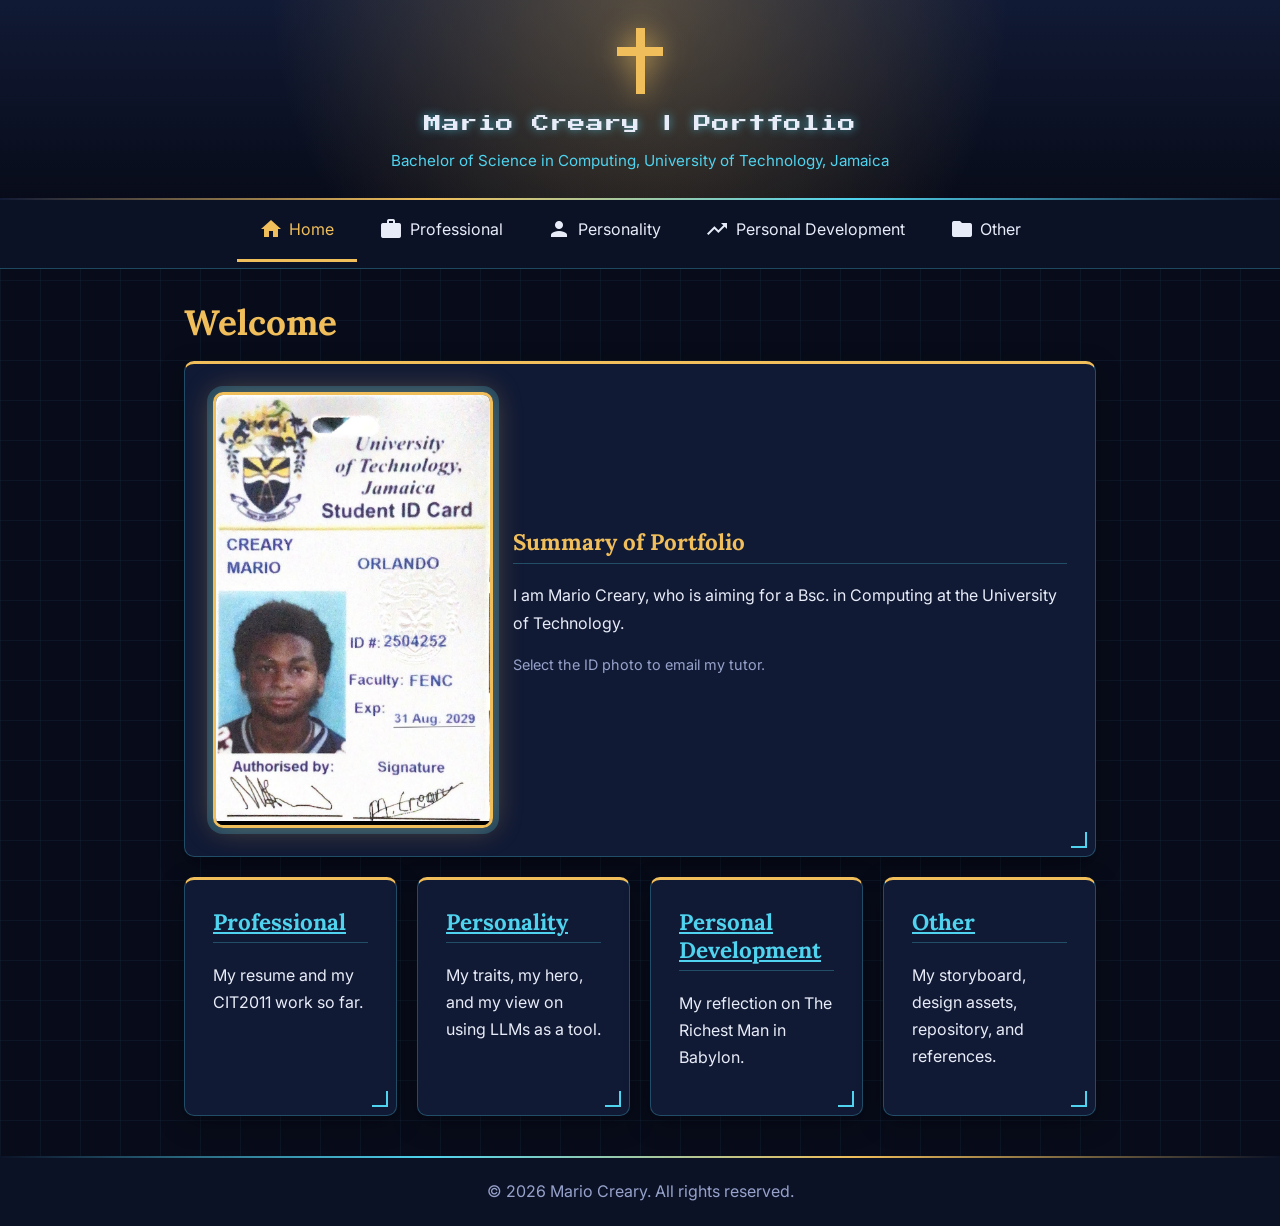
<file: Codes/index.html>
<!DOCTYPE html>
<html lang="en">
<head>
  <meta charset="UTF-8">
  <meta name="viewport" content="width=device-width, initial-scale=1.0">
  <title>Home | Mario Creary Portfolio</title>
  <link rel="preconnect" href="https://fonts.googleapis.com">
  <link rel="preconnect" href="https://fonts.gstatic.com" crossorigin>
  <link href="https://fonts.googleapis.com/css2?family=Inter:wght@400;600&amp;family=Lora:wght@500;700&amp;display=swap" rel="stylesheet">
  <link href="https://fonts.googleapis.com/icon?family=Material+Icons" rel="stylesheet">
  <link rel="stylesheet" href="../style.css">
</head>

<body>

  <header id="top">
    <p class="site-name">Mario Creary | Portfolio</p>
    <p class="tagline">Bachelor of Science in Computing, University of Technology, Jamaica</p>
  </header>

  <nav class="site-nav" aria-label="Main navigation">
      <ul>
        <li><a href="index.html" class="current"><span class="material-icons" aria-hidden="true">home</span>Home</a></li>
        <li><a href="professional.html"><span class="material-icons" aria-hidden="true">work</span>Professional</a></li>
        <li><a href="personality.html"><span class="material-icons" aria-hidden="true">person</span>Personality</a></li>
        <li><a href="personal-development.html"><span class="material-icons" aria-hidden="true">trending_up</span>Personal Development</a></li>
        <li><a href="other.html"><span class="material-icons" aria-hidden="true">folder</span>Other</a></li>
      </ul>
  </nav>

  <main>
    <h1>Welcome</h1>

    <section class="card hero">
      <a href="mailto:schodavarapu@utech.edu.jm?subject=CIT2011%20IA%231%20Portfolio%20-%20Mario%20Creary%20-%202504252">
        <img class="id-photo" src="../Assets/id-photo.jpg" alt="Front of Mario Creary's UTech student ID. Select it to email my tutor.">
      </a>
      <div>
        <h2>Summary of Portfolio</h2>
        <p>I am Mario Creary, who is aiming for a Bsc. in Computing at the University of Technology.</p>
        <p class="hint">Select the ID photo to email my tutor.</p>
      </div>
    </section>

    <div class="card-grid">
      <article class="card">
        <h2><a href="professional.html">Professional</a></h2>
        <p>My resume and my CIT2011 work so far.</p>
      </article>
      <article class="card">
        <h2><a href="personality.html">Personality</a></h2>
        <p>My traits, my hero, and my view on using LLMs as a tool.</p>
      </article>
      <article class="card">
        <h2><a href="personal-development.html">Personal Development</a></h2>
        <p>My reflection on The Richest Man in Babylon.</p>
      </article>
      <article class="card">
        <h2><a href="other.html">Other</a></h2>
        <p>My storyboard, design assets, repository, and references.</p>
      </article>
    </div>
  </main>

  <footer>
    <p>&copy; 2026 Mario Creary. All rights reserved.</p>
  </footer>

</body>
</html>
</file>
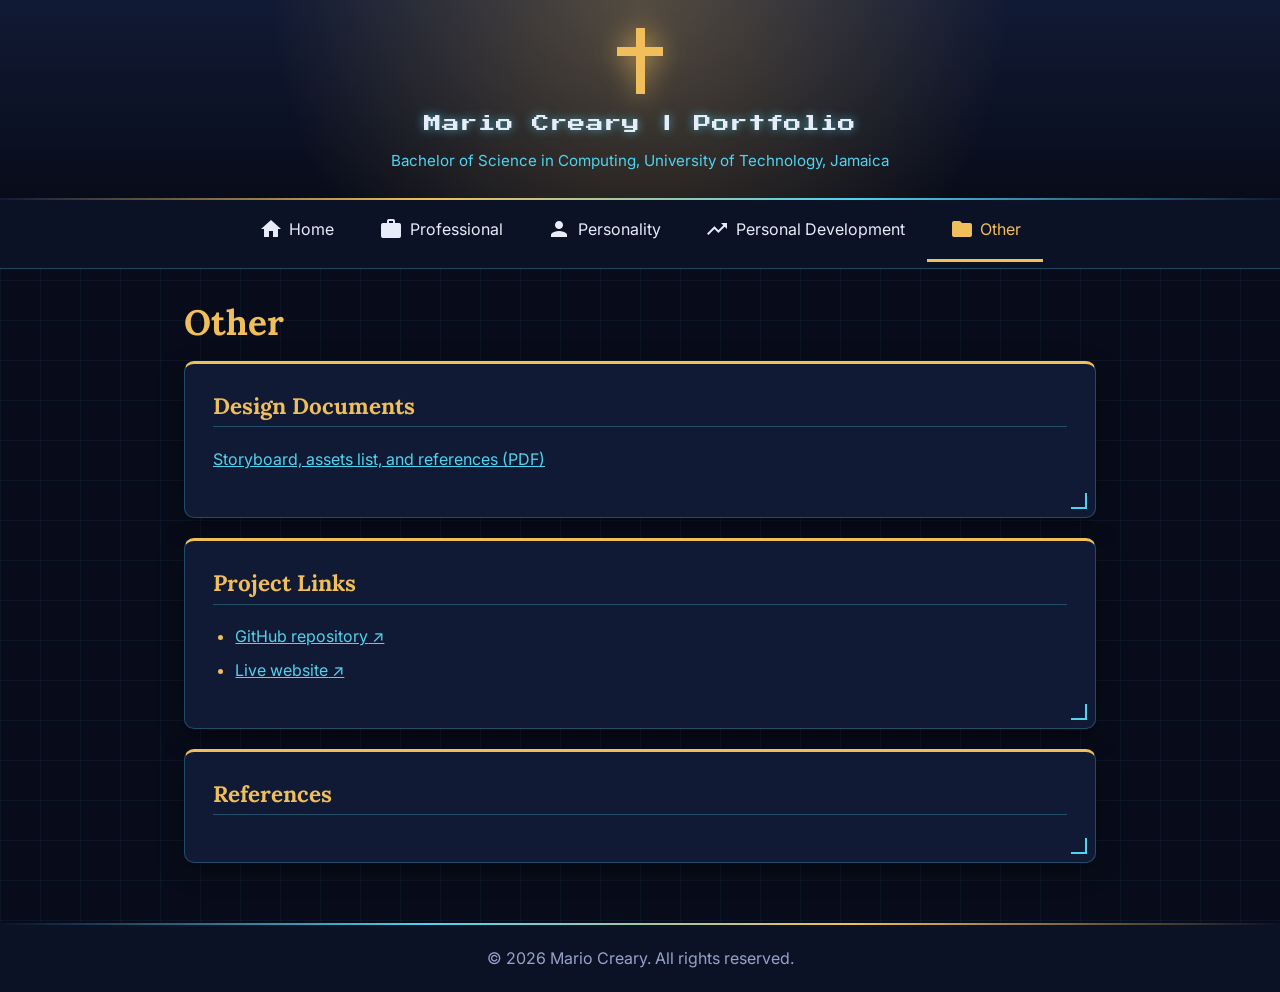
<file: Codes/other.html>
<!DOCTYPE html>
<html lang="en">
<head>
  <meta charset="UTF-8">
  <meta name="viewport" content="width=device-width, initial-scale=1.0">
  <title>Other | Mario Creary Portfolio</title>
  <link rel="preconnect" href="https://fonts.googleapis.com">
  <link rel="preconnect" href="https://fonts.gstatic.com" crossorigin>
  <link href="https://fonts.googleapis.com/css2?family=Inter:wght@400;600&amp;family=Lora:wght@500;700&amp;display=swap" rel="stylesheet">
  <link href="https://fonts.googleapis.com/icon?family=Material+Icons" rel="stylesheet">
  <link rel="stylesheet" href="../style.css">
</head>

<body>

  <header id="top">
    <p class="site-name">Mario Creary | Portfolio</p>
    <p class="tagline">Bachelor of Science in Computing, University of Technology, Jamaica</p>
  </header>

  <nav class="site-nav" aria-label="Main navigation">
      <ul>
        <li><a href="index.html"><span class="material-icons" aria-hidden="true">home</span>Home</a></li>
        <li><a href="professional.html"><span class="material-icons" aria-hidden="true">work</span>Professional</a></li>
        <li><a href="personality.html"><span class="material-icons" aria-hidden="true">person</span>Personality</a></li>
        <li><a href="personal-development.html"><span class="material-icons" aria-hidden="true">trending_up</span>Personal Development</a></li>
        <li><a href="other.html" class="current"><span class="material-icons" aria-hidden="true">folder</span>Other</a></li>
      </ul>
  </nav>

  <main>
    <h1>Other</h1>

    <section class="card" id="documents">
      <h2>Design Documents</h2>
      <p>
        <a href="../Assets/storyboard-2504252.pdf">Storyboard, assets list, and references (PDF)</a>
      </p>
    </section>

    <section class="card" id="links">
      <h2>Project Links</h2>
      <ul>
        <li><a href="https://mario-creary-utech.github.io/mario-creary-portfolio1" target="_blank" rel="noopener">GitHub repository</a></li>
        <li><a href="https://mario-creary-utech.github.io/mario-creary-portfolio1/Codes/index.html" target="_blank" rel="noopener">Live website</a></li>
      </ul>
    </section>

    <section class="card" id="references">
      <h2>References</h2>
      <ul class="references">
      </ul>
    </section>
  </main>

  <footer>
    <p>&copy; 2026 Mario Creary. All rights reserved.</p>
  </footer>

</body>
</html>
</file>
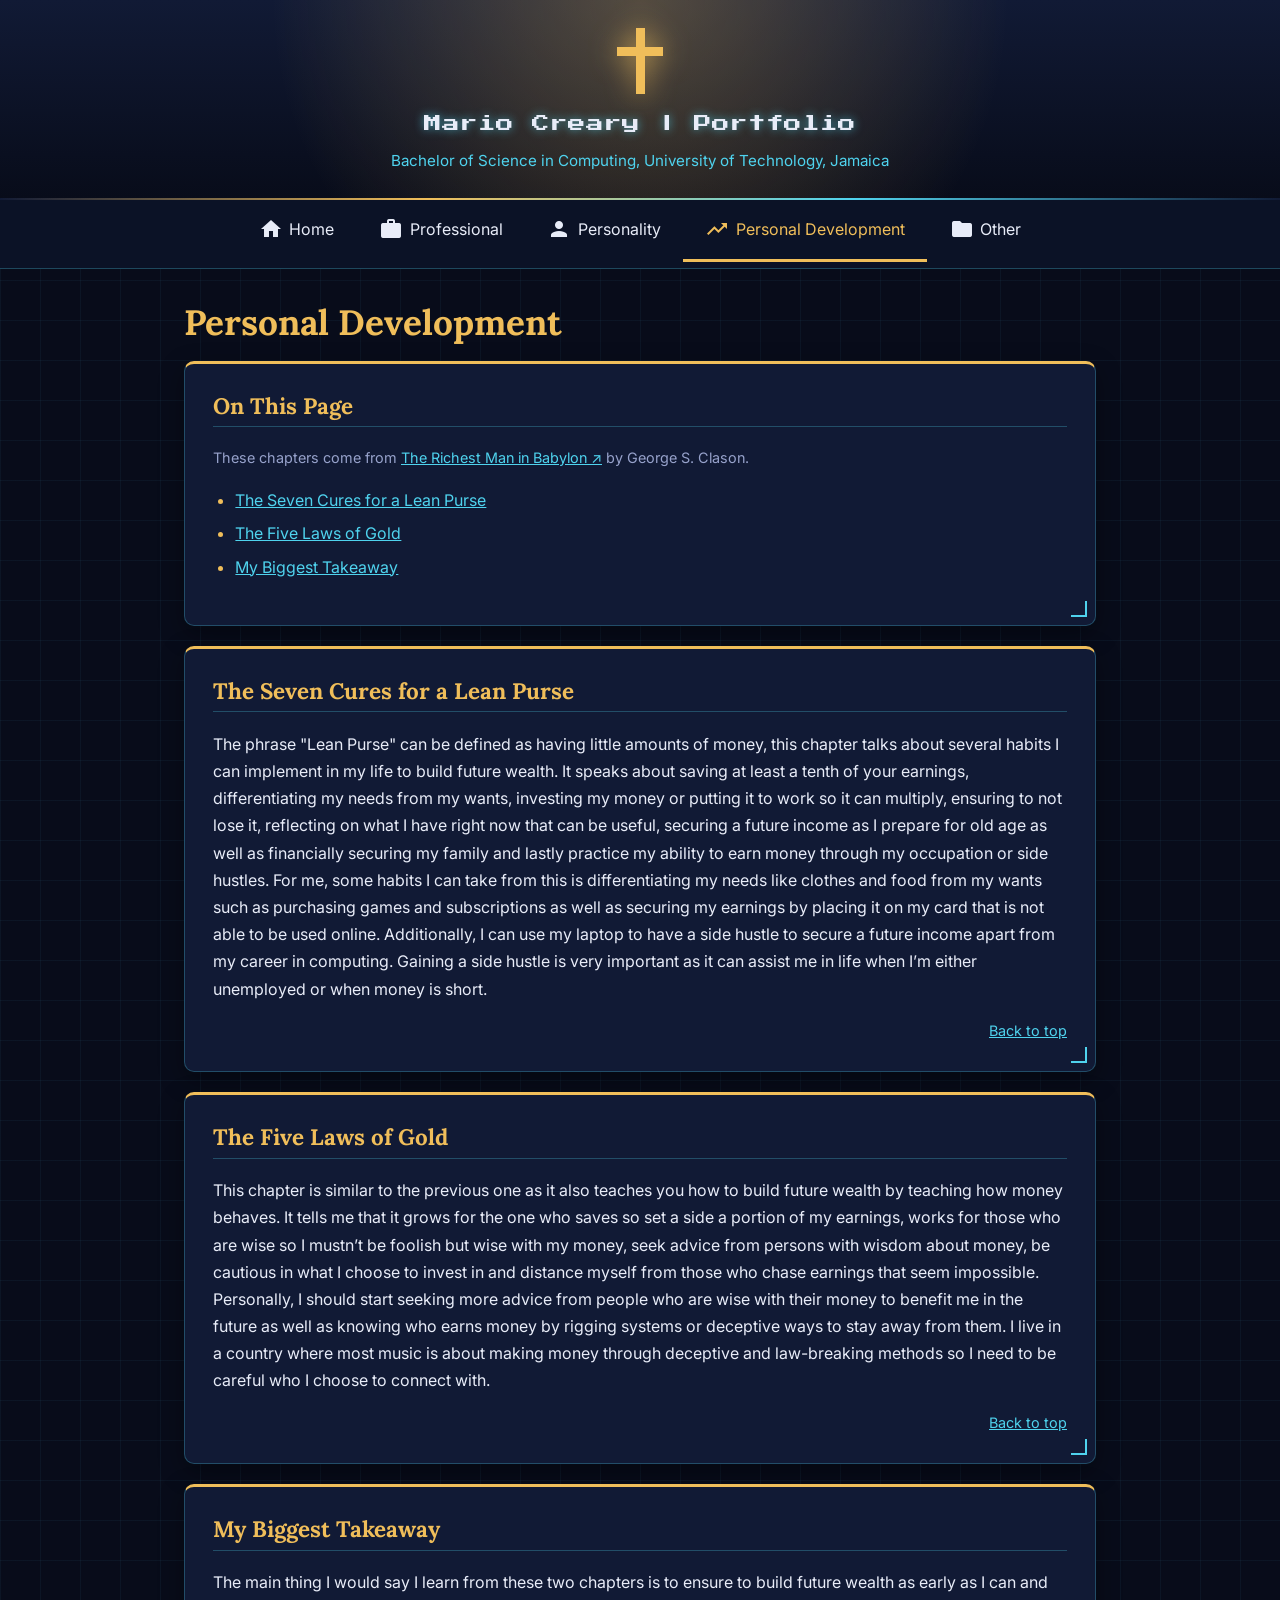
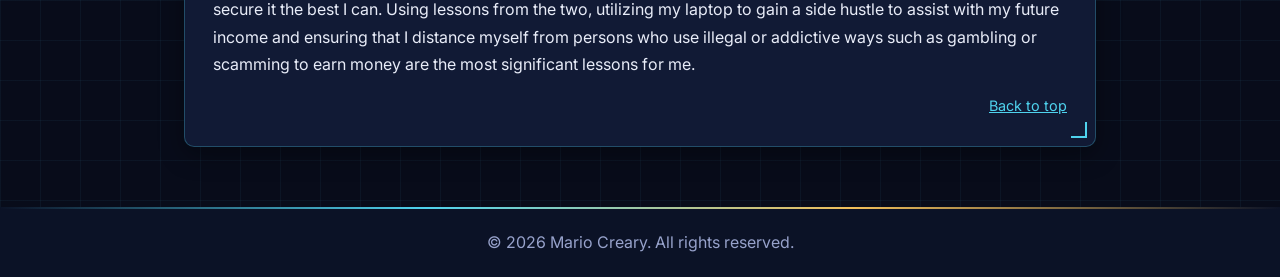
<file: Codes/personal-development.html>
<!DOCTYPE html>
<html lang="en">
<head>
  <meta charset="UTF-8">
  <meta name="viewport" content="width=device-width, initial-scale=1.0">
  <title>Personal Development | Mario Creary Portfolio</title>
  <link rel="preconnect" href="https://fonts.googleapis.com">
  <link rel="preconnect" href="https://fonts.gstatic.com" crossorigin>
  <link href="https://fonts.googleapis.com/css2?family=Inter:wght@400;600&amp;family=Lora:wght@500;700&amp;display=swap" rel="stylesheet">
  <link href="https://fonts.googleapis.com/icon?family=Material+Icons" rel="stylesheet">
  <link rel="stylesheet" href="../style.css">
</head>

<body>

  <header id="top">
    <p class="site-name">Mario Creary | Portfolio</p>
    <p class="tagline">Bachelor of Science in Computing, University of Technology, Jamaica</p>
  </header>

  <nav class="site-nav" aria-label="Main navigation">
      <ul>
        <li><a href="index.html"><span class="material-icons" aria-hidden="true">home</span>Home</a></li>
        <li><a href="professional.html"><span class="material-icons" aria-hidden="true">work</span>Professional</a></li>
        <li><a href="personality.html"><span class="material-icons" aria-hidden="true">person</span>Personality</a></li>
        <li><a href="personal-development.html" class="current"><span class="material-icons" aria-hidden="true">trending_up</span>Personal Development</a></li>
        <li><a href="other.html"><span class="material-icons" aria-hidden="true">folder</span>Other</a></li>
      </ul>
  </nav>

  <main>
    <h1>Personal Development</h1>

    <section class="card">
      <h2>On This Page</h2>
      <p class="note">These chapters come from
        <a href="https://icrrd.com/public/media/16-05-2021-070111The-Richest-Man-in-Babylon.pdf" target="_blank" rel="noopener">The Richest Man in Babylon</a>
        by George S. Clason.
      </p>
      <ul class="toc">
        <li><a href="#seven-cures">The Seven Cures for a Lean Purse</a></li>
        <li><a href="#five-laws">The Five Laws of Gold</a></li>
        <li><a href="#takeaway">My Biggest Takeaway</a></li>
      </ul>
    </section>

    <section class="card" id="seven-cures">
      <h2>The Seven Cures for a Lean Purse</h2>
      <p> The phrase "Lean Purse" can be defined as having little amounts of money, this chapter talks about several habits I can implement in my life to build future wealth. 
        It speaks about saving at least a tenth of your earnings, differentiating my needs from my wants, investing my money or putting it to work so it can multiply, 
        ensuring to not lose it, reflecting on what I have right now that can be useful, securing a future income as I prepare for old age as well as financially securing my family 
        and lastly practice my ability to earn money through my occupation or side hustles. For me, some habits I can take from this is differentiating my needs like clothes and food 
        from my wants such as purchasing games and subscriptions as well as securing my earnings by placing it on my card that is not able to be used online. 
        Additionally, I can use my laptop to have a side hustle to secure a future income apart from my career in computing. Gaining a side hustle is very important as it can 
        assist me in life when I’m either unemployed or when money is short.
      <p class="back-to-top"><a href="#top">Back to top</a></p>
    </section>

    <section class="card" id="five-laws">
      <h2>The Five Laws of Gold</h2>
      <p>This chapter is similar to the previous one as it also teaches you how to build future wealth by teaching how money behaves. 
        It tells me that it grows for the one who saves so set a side a portion of my earnings, works for those who are wise so I mustn’t be foolish but wise with my money, 
        seek advice from persons with wisdom about money, be cautious in what I choose to invest in and distance myself from those who chase earnings that seem impossible. 
        Personally, I should start seeking more advice from people who are wise with their money to benefit me in the future as well as knowing who earns money 
        by rigging systems or deceptive ways to stay away from them. I live in a country where most music is about making money through deceptive and law-breaking methods 
        so I need to be careful who I choose to connect with. </p>
      <p class="back-to-top"><a href="#top">Back to top</a></p>
    </section>

    <section class="card" id="takeaway">
      <h2>My Biggest Takeaway</h2>
      <p>The main thing I would say I learn from these two chapters is to ensure to build future wealth as early as I can and secure it the best I can. 
        Using lessons from the two, utilizing my laptop to gain a side hustle to assist with my future income and ensuring that I distance myself from persons 
        who use illegal or addictive ways such as gambling or scamming to earn money are the most significant lessons for me. </p>
      <p class="back-to-top"><a href="#top">Back to top</a></p>
    </section>
  </main>

  <footer>
    <p>&copy; 2026 Mario Creary. All rights reserved.</p>
  </footer>

</body>
</html>
</file>
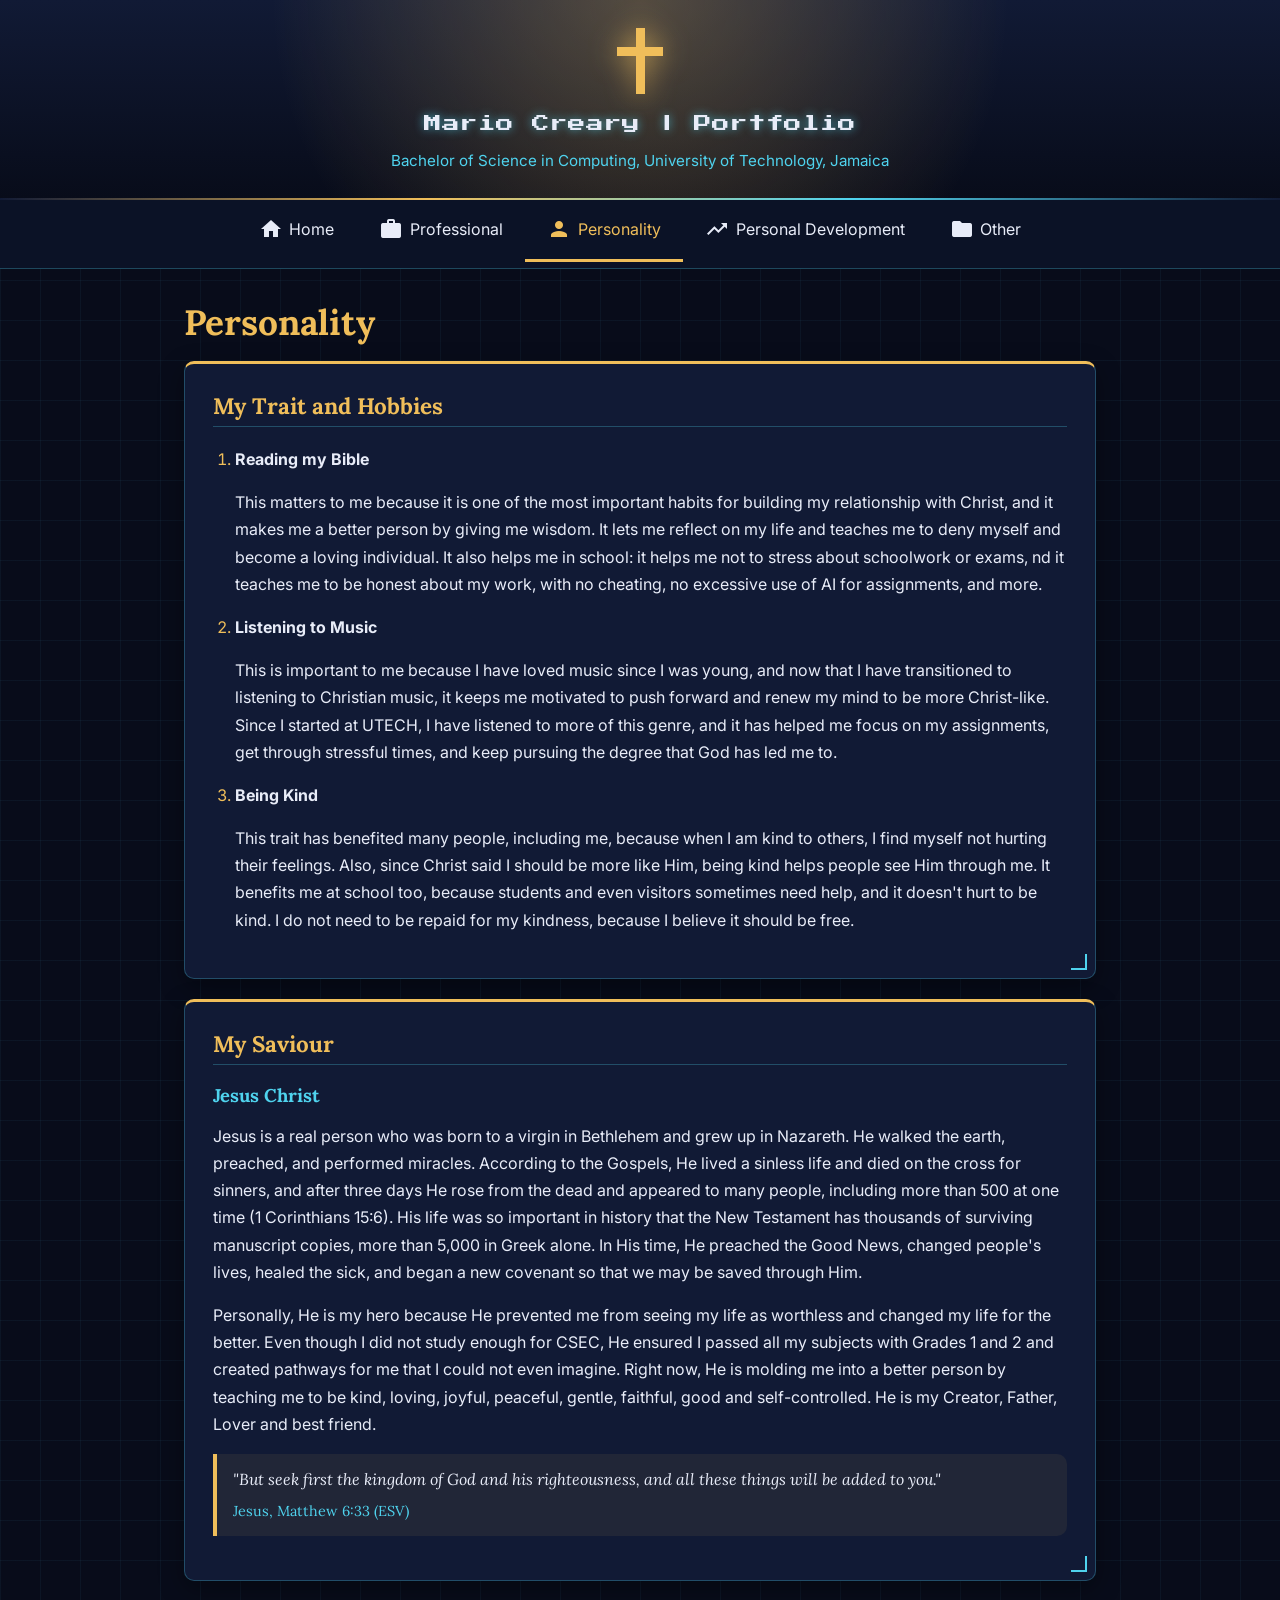
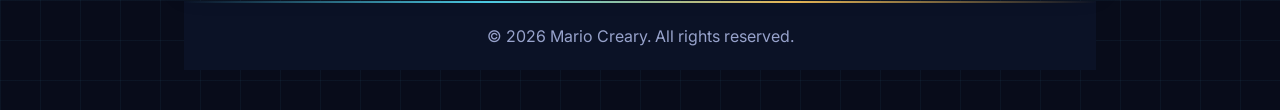
<file: Codes/personality.html>
<!DOCTYPE html>
<html lang="en">
<head>
  <meta charset="UTF-8">
  <meta name="viewport" content="width=device-width, initial-scale=1.0">
  <title>Personality | Mario Creary Portfolio</title>
  <link rel="preconnect" href="https://fonts.googleapis.com">
  <link rel="preconnect" href="https://fonts.gstatic.com" crossorigin>
  <link href="https://fonts.googleapis.com/css2?family=Inter:wght@400;600&amp;family=Lora:wght@500;700&amp;display=swap" rel="stylesheet">
  <link href="https://fonts.googleapis.com/icon?family=Material+Icons" rel="stylesheet">
  <link rel="stylesheet" href="../style.css">
</head>

<body>

  <header id="top">
    <p class="site-name">Mario Creary | Portfolio</p>
    <p class="tagline">Bachelor of Science in Computing, University of Technology, Jamaica</p>
  </header>

  <nav class="site-nav" aria-label="Main navigation">
      <ul>
        <li><a href="index.html"><span class="material-icons" aria-hidden="true">home</span>Home</a></li>
        <li><a href="professional.html"><span class="material-icons" aria-hidden="true">work</span>Professional</a></li>
        <li><a href="personality.html" class="current"><span class="material-icons" aria-hidden="true">person</span>Personality</a></li>
        <li><a href="personal-development.html"><span class="material-icons" aria-hidden="true">trending_up</span>Personal Development</a></li>
        <li><a href="other.html"><span class="material-icons" aria-hidden="true">folder</span>Other</a></li>
      </ul>
  </nav>

  <main>
    <h1>Personality</h1>

    <section class="card" id="traits">
      <h2>My Trait and Hobbies</h2>
      <ol>
        <li>
          <strong>Reading my Bible</strong>
          <p>This matters to me because it is one of the most important habits for building my relationship with Christ, 
            and it makes me a better person by giving me wisdom. It lets me reflect on my life and teaches me to deny myself 
            and become a loving individual. It also helps me in school: it helps me not to stress about schoolwork or exams, 
            nd it teaches me to be honest about my work, with no cheating, no excessive use of AI for assignments, and more.</p>
        </li>
        <li>
          <strong>Listening to Music</strong>
          <p>This is important to me because I have loved music since I was young, and now that I have transitioned to listening to 
            Christian music, it keeps me motivated to push forward and renew my mind to be more Christ-like. Since I started at UTECH, 
            I have listened to more of this genre, and it has helped me focus on my assignments, get through stressful times, and keep 
            pursuing the degree that God has led me to.</p>
        </li>
        <li>
          <strong>Being Kind</strong>
          <p>This trait has benefited many people, including me, because when I am kind to others, I find myself not hurting their feelings. 
            Also, since Christ said I should be more like Him, being kind helps people see Him through me. It benefits me at school too, 
            because students and even visitors sometimes need help, and it doesn't hurt to be kind. I do not need to be repaid for my kindness, 
            because I believe it should be free.</p>
        </li>
      </ol>
    </section>

    <section class="card" id="hero">
      <h2>My Saviour</h2>
      <h3>Jesus Christ</h3>
      <p>Jesus is a real person who was born to a virgin in Bethlehem and grew up in Nazareth. 
        He walked the earth, preached, and performed miracles. 
        According to the Gospels, He lived a sinless life and died on the cross for sinners, and after three days He rose from the dead and appeared to many people, 
        including more than 500 at one time (1 Corinthians 15:6). His life was so important in history that the New Testament has thousands of surviving manuscript copies, 
        more than 5,000 in Greek alone. In His time, He preached the Good News, changed people's lives, healed the sick, and began a new covenant so that we may be saved through Him.</p>
      <p>Personally, He is my hero because He prevented me from seeing my life as worthless and changed my life for the better. 
        Even though I did not study enough for CSEC, He ensured I passed all my subjects with Grades 1 and 2 and created pathways for me that I could not even imagine. 
        Right now, He is molding me into a better person by teaching me to be kind, loving, joyful, peaceful, gentle, faithful, good and self-controlled. 
        He is my Creator, Father, Lover and best friend.</p>
      <blockquote>
        "But seek first the kingdom of God and his righteousness, and all these things will be added to you."
        <cite>Jesus, Matthew 6:33 (ESV)</cite>
      </blockquote>
    </section>

  <footer>
    <p>&copy; 2026 Mario Creary. All rights reserved.</p>
  </footer>

</body>
</html>
</file>
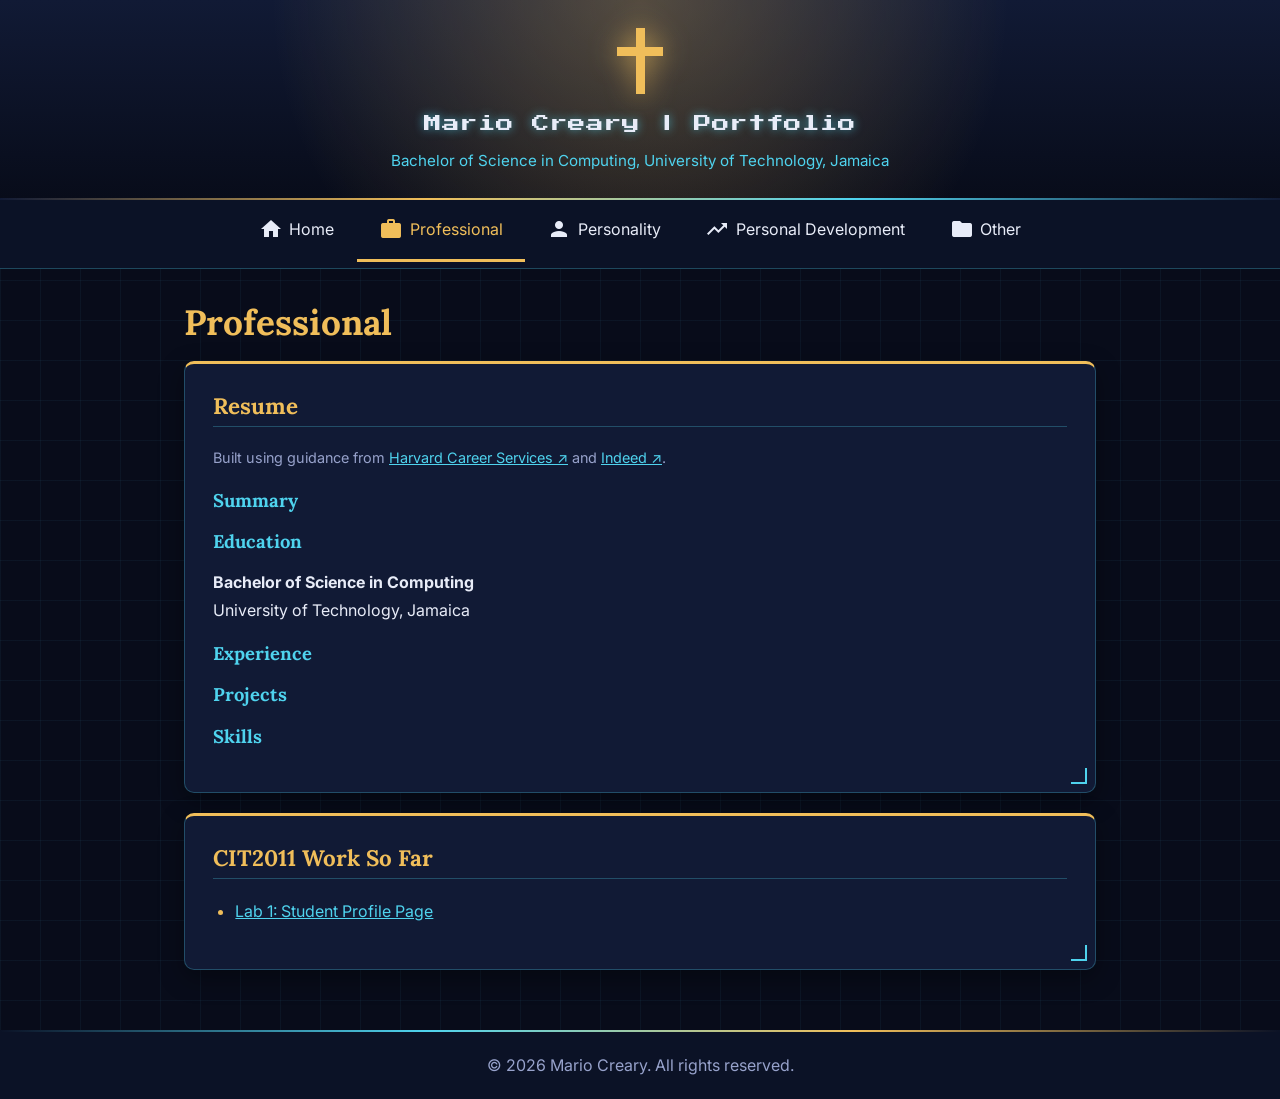
<file: Codes/professional.html>
<!DOCTYPE html>
<html lang="en">
<head>
  <meta charset="UTF-8">
  <meta name="viewport" content="width=device-width, initial-scale=1.0">
  <title>Professional | Mario Creary Portfolio</title>
  <link rel="preconnect" href="https://fonts.googleapis.com">
  <link rel="preconnect" href="https://fonts.gstatic.com" crossorigin>
  <link href="https://fonts.googleapis.com/css2?family=Inter:wght@400;600&amp;family=Lora:wght@500;700&amp;display=swap" rel="stylesheet">
  <link href="https://fonts.googleapis.com/icon?family=Material+Icons" rel="stylesheet">
  <link rel="stylesheet" href="../style.css">
</head>

<body>

  <header id="top">
    <p class="site-name">Mario Creary | Portfolio</p>
    <p class="tagline">Bachelor of Science in Computing, University of Technology, Jamaica</p>
  </header>

  <nav class="site-nav" aria-label="Main navigation">
      <ul>
        <li><a href="index.html"><span class="material-icons" aria-hidden="true">home</span>Home</a></li>
        <li><a href="professional.html" class="current"><span class="material-icons" aria-hidden="true">work</span>Professional</a></li>
        <li><a href="personality.html"><span class="material-icons" aria-hidden="true">person</span>Personality</a></li>
        <li><a href="personal-development.html"><span class="material-icons" aria-hidden="true">trending_up</span>Personal Development</a></li>
        <li><a href="other.html"><span class="material-icons" aria-hidden="true">folder</span>Other</a></li>
      </ul>
  </nav>

  <main>
    <h1>Professional</h1>

    <section class="card" id="resume">
      <h2>Resume</h2>
      <p class="note">Built using guidance from
        <a href="https://careerservices.fas.harvard.edu/resources/create-a-strong-resume/" target="_blank" rel="noopener">Harvard Career Services</a>
        and
        <a href="https://www.indeed.com/career-advice/resumes-cover-letters/what-makes-a-good-resume" target="_blank" rel="noopener">Indeed</a>.
      </p>

      <h3>Summary</h3>

      <h3>Education</h3>
      <p><strong>Bachelor of Science in Computing</strong><br>University of Technology, Jamaica</p>

      <h3>Experience</h3>
      <ul>
        
      </ul>

      <h3>Projects</h3>
      <ul>
        
      </ul>

      <h3>Skills</h3>
      <ul>
        
      </ul>
    </section>

    <section class="card" id="cit2011-work">
      <h2>CIT2011 Work So Far</h2>
      <ul>
        <li><a href="#">Lab 1: Student Profile Page</a></li>
        
      </ul>
    </section>
  </main>

  <footer>
    <p>&copy; 2026 Mario Creary. All rights reserved.</p>
  </footer>

</body>
</html>
</file>
<file: style.css>
@import url("https://fonts.googleapis.com/css2?family=Press+Start+2P&display=swap");

:root {
  --night: #080c1a;
  --panel: #111a35;
  --panel-deep: #0b1226;
  --line: rgba(79, 211, 238, 0.28);
  --text: #e8ecf8;
  --muted: #97a2cb;
  --gold: #f0be5a;
  --cyan: #4fd3ee;
  --font-body: "Inter", "Segoe UI", Arial, sans-serif;
  --font-heading: "Lora", Georgia, "Times New Roman", serif;
  --font-pixel: "Press Start 2P", "Courier New", monospace;
  --radius: 10px;
  --gap: 1.25rem;
}

* {
  box-sizing: border-box;
}

html {
  font-size: 100%;
}

body {
  margin: 0;
  background-color: var(--night);
  background-image:
    linear-gradient(rgba(79, 211, 238, 0.05) 1px, transparent 1px),
    linear-gradient(90deg, rgba(79, 211, 238, 0.05) 1px, transparent 1px);
  background-size: 40px 40px;
  color: var(--text);
  font-family: var(--font-body);
  font-weight: 400;
  line-height: 1.7;
}

h1, h2, h3 {
  font-family: var(--font-heading);
  line-height: 1.25;
}

h1 {
  margin: 0 0 1rem;
  color: var(--gold);
  font-size: 1.9rem;
}

h2 {
  margin-top: 0;
  padding-bottom: 0.4rem;
  color: var(--gold);
  font-size: 1.4rem;
  border-bottom: 1px solid var(--line);
}

h3 {
  margin-bottom: 0.25rem;
  color: var(--cyan);
  font-size: 1.15rem;
}

a {
  color: var(--cyan);
}

a:hover {
  color: var(--gold);
}

a:focus-visible {
  outline: 3px solid var(--gold);
  outline-offset: 3px;
}

a[href^="http"]::after {
  content: " \2197";
}

#top {
  position: relative;
  padding: 108px 1rem 1.5rem;
  background:
    radial-gradient(circle at 50% 0%, rgba(240, 190, 90, 0.3), transparent 55%),
    linear-gradient(180deg, var(--panel), var(--night));
  text-align: center;
  border-style: solid;
  border-width: 0 0 2px 0;
  border-image: linear-gradient(90deg, transparent, var(--gold), var(--cyan), transparent) 1;
}

#top::before {
  content: "";
  position: absolute;
  top: 28px;
  left: 50%;
  width: 46px;
  height: 66px;
  transform: translateX(-50%);
  background:
    linear-gradient(var(--gold), var(--gold)) center / 9px 100% no-repeat,
    linear-gradient(var(--gold), var(--gold)) center 34% / 100% 9px no-repeat;
  filter: drop-shadow(0 0 14px rgba(240, 190, 90, 0.85));
}

.site-name {
  margin: 0;
  font-family: var(--font-pixel);
  font-size: 0.8rem;
  line-height: 1.8;
  text-shadow: 0 0 10px rgba(79, 211, 238, 0.7);
}

.tagline {
  margin: 0.5rem 0 0;
  color: var(--cyan);
  font-size: 0.95rem;
}

.site-nav ul {
  display: flex;
  flex-wrap: wrap;
  justify-content: center;
  margin: 0;
  padding: 0;
  list-style: none;
  background-color: var(--panel-deep);
  border-bottom: 1px solid var(--line);
}

.site-nav a {
  display: inline-flex;
  align-items: center;
  gap: 0.4rem;
  padding: 0.8rem 1rem;
  color: var(--text);
  text-decoration: none;
  border-bottom: 3px solid transparent;
}

.site-nav a:hover {
  color: var(--gold);
}

.site-nav a.current {
  color: var(--gold);
  border-bottom-color: var(--gold);
}

.site-nav .material-icons {
  font-size: 24px;
}

main {
  max-width: 960px;
  margin: 0 auto;
  padding: 1.5rem 1rem 2rem;
}

.card {
  position: relative;
  margin-bottom: var(--gap);
  padding: 1.25rem;
  background-color: var(--panel);
  border: 1px solid var(--line);
  border-top: 3px solid var(--gold);
  border-radius: var(--radius);
  box-shadow: 0 8px 24px rgba(0, 0, 0, 0.35);
  transition: box-shadow 0.2s;
}

.card::after {
  content: "";
  position: absolute;
  right: 8px;
  bottom: 8px;
  width: 14px;
  height: 14px;
  border-right: 2px solid var(--cyan);
  border-bottom: 2px solid var(--cyan);
}

.card-grid {
  display: grid;
  grid-template-columns: 1fr;
  gap: var(--gap);
}

.card-grid > .card {
  margin-bottom: 0;
}

.card-grid > .card:hover {
  box-shadow: 0 0 20px rgba(79, 211, 238, 0.4);
}

.hero {
  display: grid;
  gap: var(--gap);
  align-items: center;
}

.id-photo {
  display: block;
  width: 100%;
  max-width: 280px;
  height: auto;
  margin: 0 auto;
  border: 3px solid var(--gold);
  border-radius: var(--radius);
  box-shadow: 0 0 0 6px rgba(79, 211, 238, 0.22), 0 0 28px rgba(240, 190, 90, 0.35);
}

a:hover > .id-photo {
  border-color: var(--cyan);
}

.hint, .note {
  color: var(--muted);
  font-size: 0.9rem;
}

ul, ol {
  padding-left: 1.4rem;
}

li {
  margin-bottom: 0.4rem;
}

li::marker {
  color: var(--gold);
}

blockquote {
  margin: 1rem 0;
  padding: 0.75rem 1rem;
  background-color: rgba(240, 190, 90, 0.07);
  border-left: 4px solid var(--gold);
  border-radius: 0 var(--radius) var(--radius) 0;
  font-family: var(--font-heading);
  font-style: italic;
}

cite {
  display: block;
  margin-top: 0.4rem;
  color: var(--cyan);
  font-size: 0.9rem;
  font-style: normal;
}

.references {
  padding-left: 0;
  list-style: none;
}

.references li {
  padding-left: 2rem;
  text-indent: -2rem;
}

.back-to-top {
  margin-bottom: 0;
  text-align: right;
  font-size: 0.9rem;
}

footer {
  padding: 1.25rem 1rem;
  background-color: var(--panel-deep);
  color: var(--muted);
  text-align: center;
  border-style: solid;
  border-width: 2px 0 0 0;
  border-image: linear-gradient(90deg, transparent, var(--cyan), var(--gold), transparent) 1;
}

footer p {
  margin: 0;
}

@media (min-width: 600px) {
  h1 {
    font-size: 2.2rem;
  }

  .site-name {
    font-size: 1.1rem;
  }

  main {
    padding: 2rem 1.5rem 2.5rem;
  }

  .card-grid {
    grid-template-columns: repeat(2, 1fr);
  }
}

@media (min-width: 950px) {
  .card {
    padding: 1.75rem;
  }

  .site-nav a {
    padding: 1rem 1.4rem;
  }

  .card-grid {
    grid-template-columns: repeat(4, 1fr);
  }

  .hero {
    grid-template-columns: 280px 1fr;
  }

  .id-photo {
    margin: 0;
  }
}
</file>
